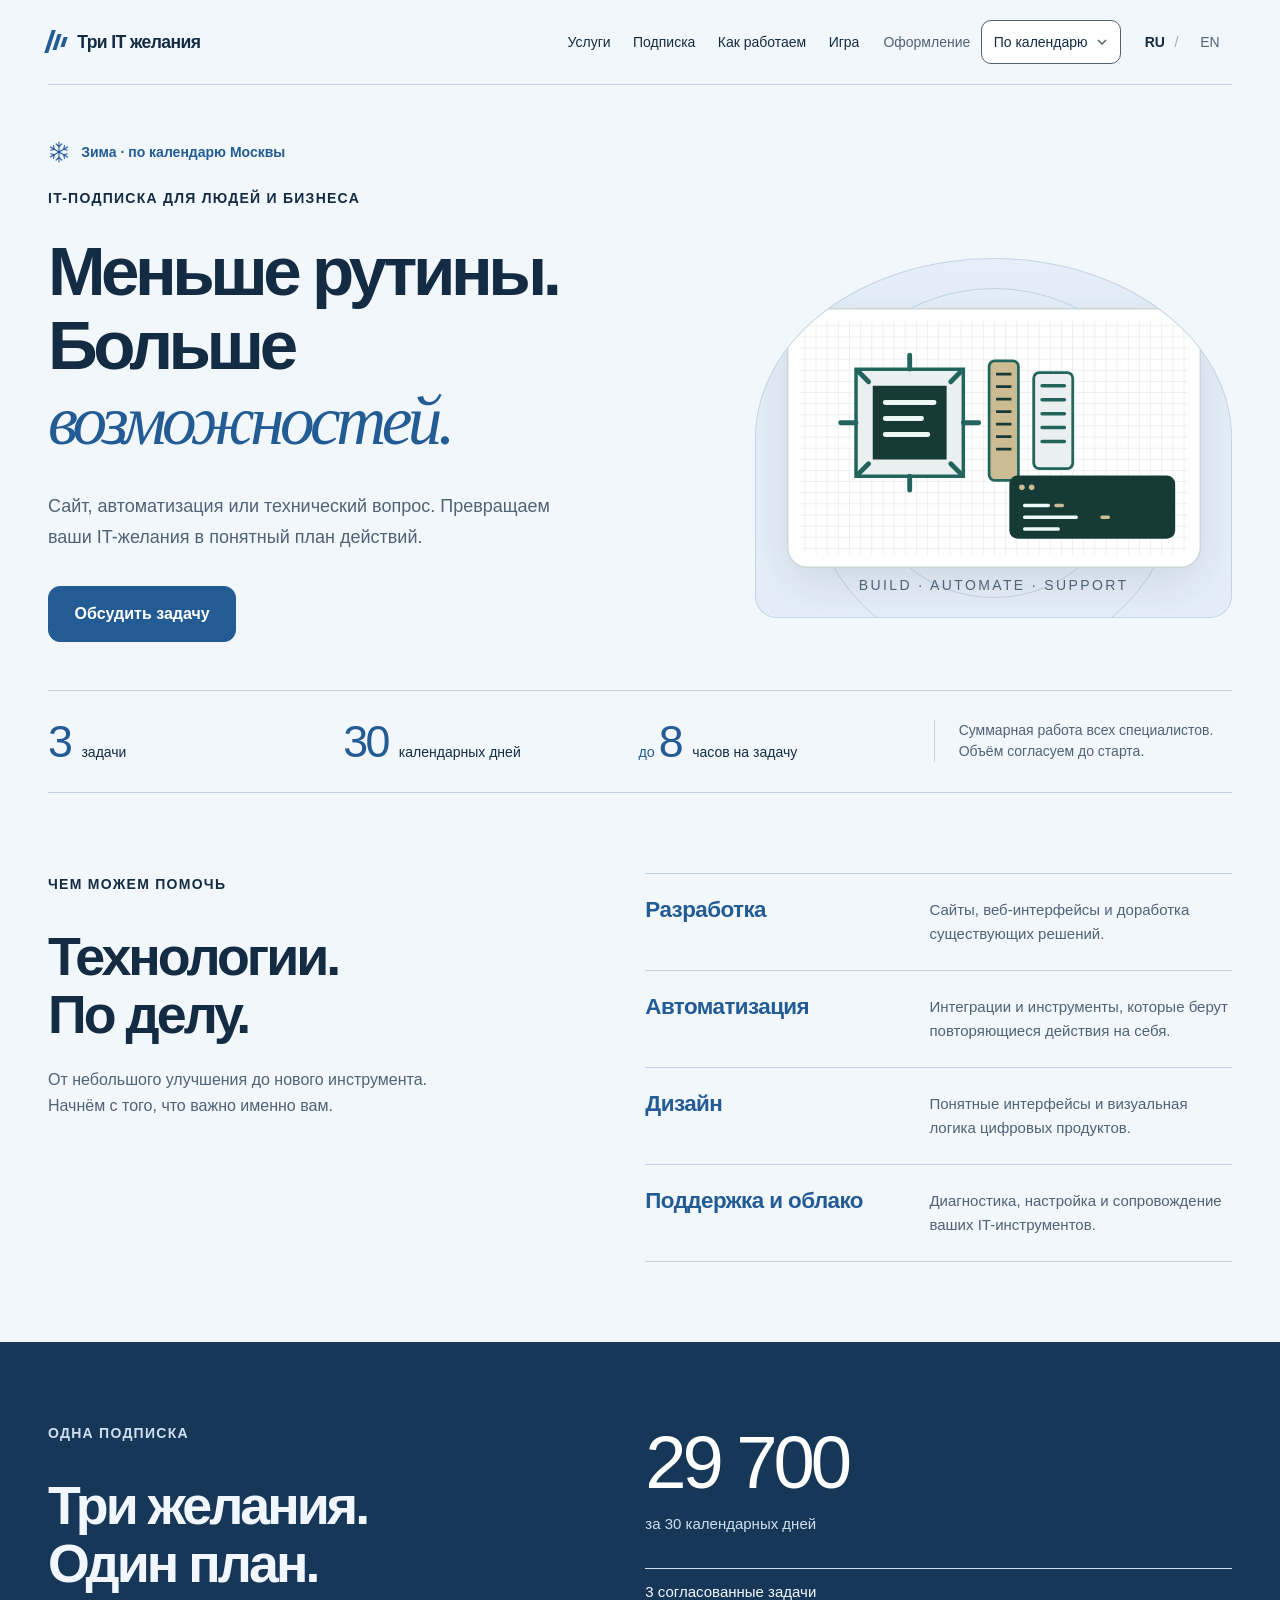
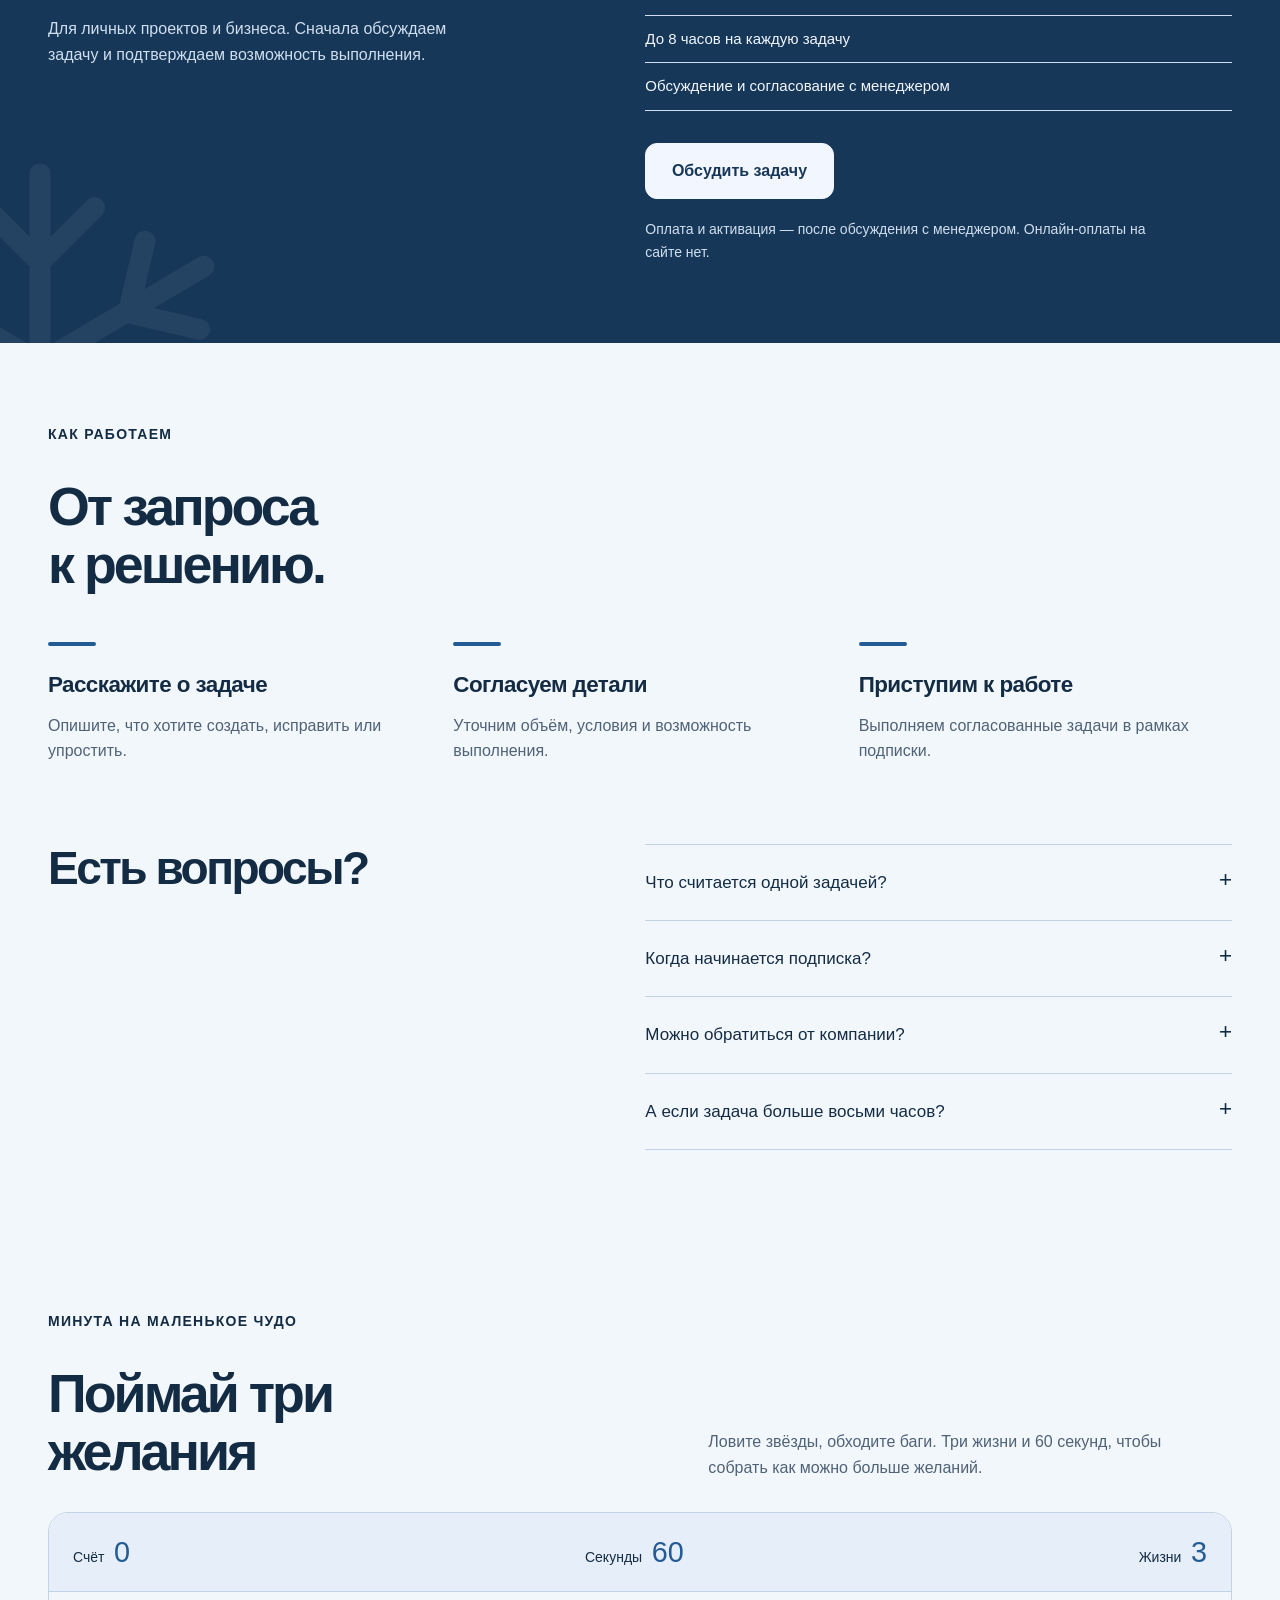
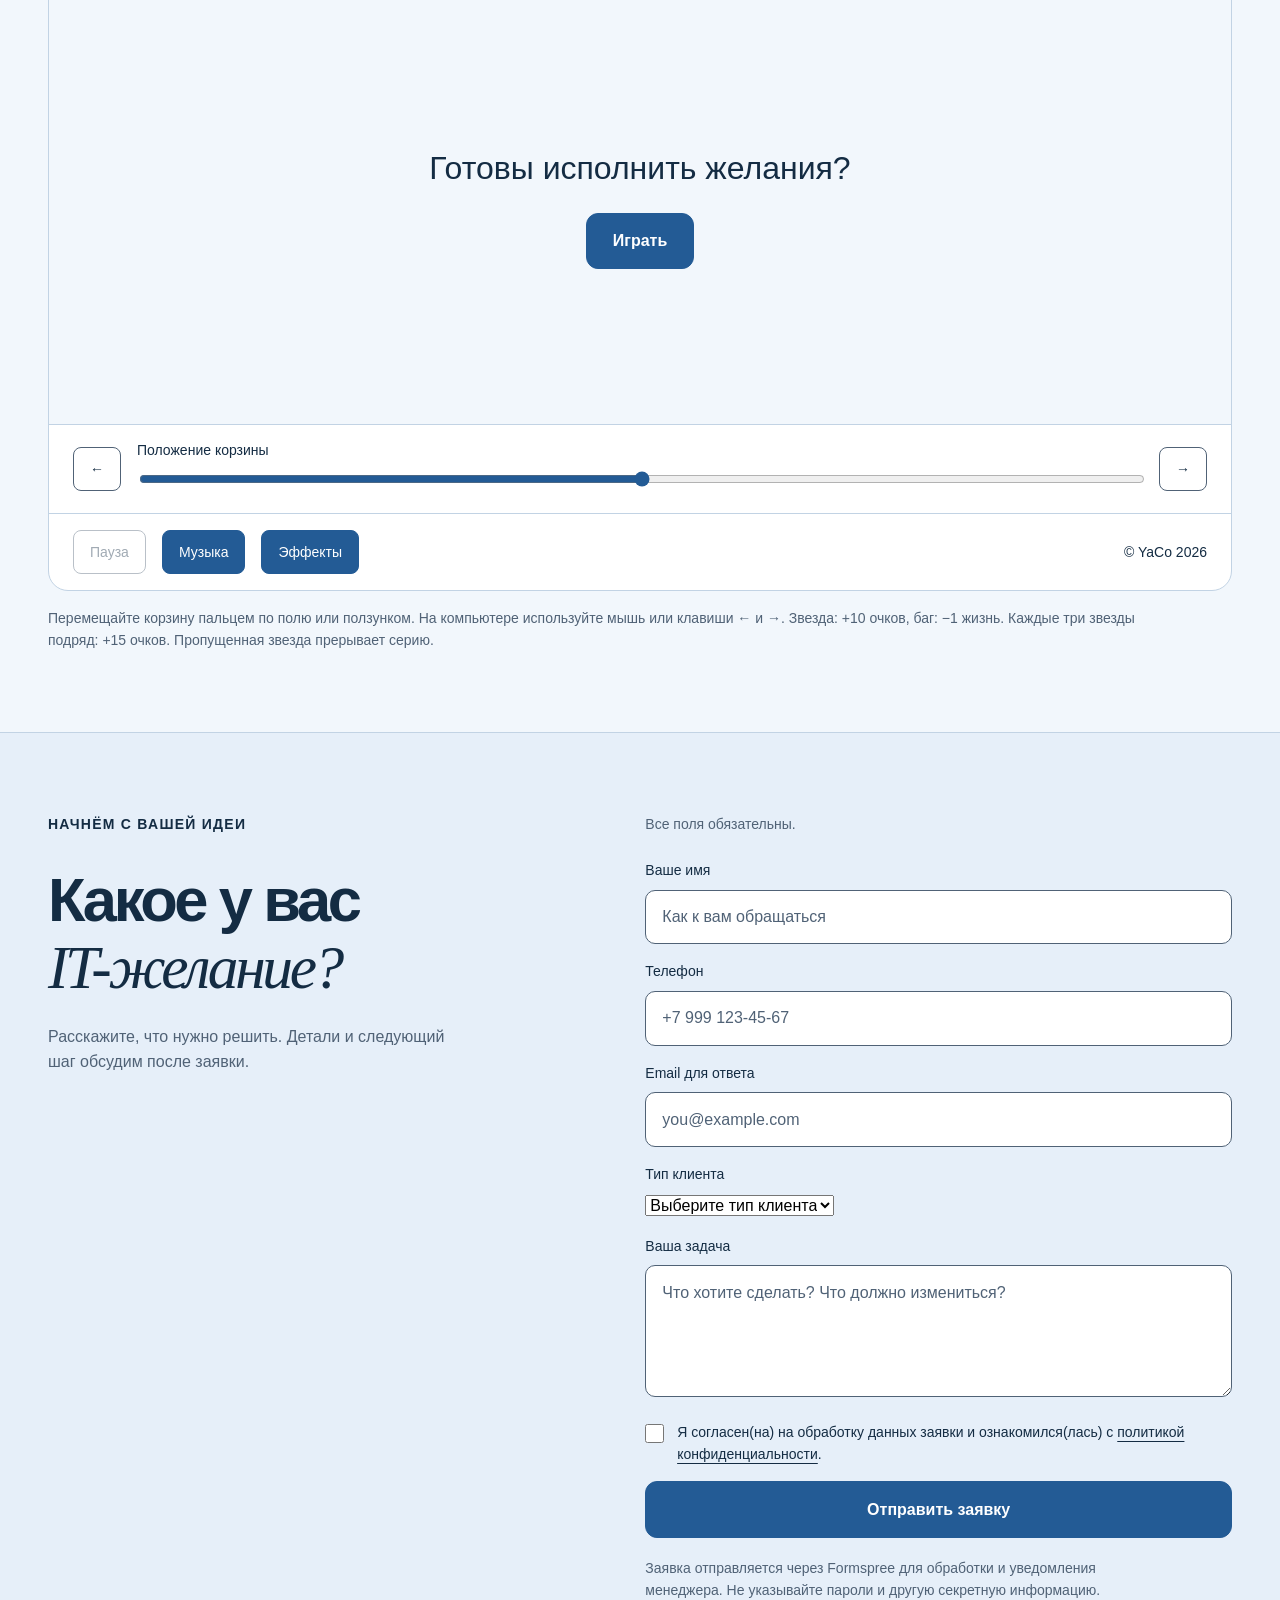
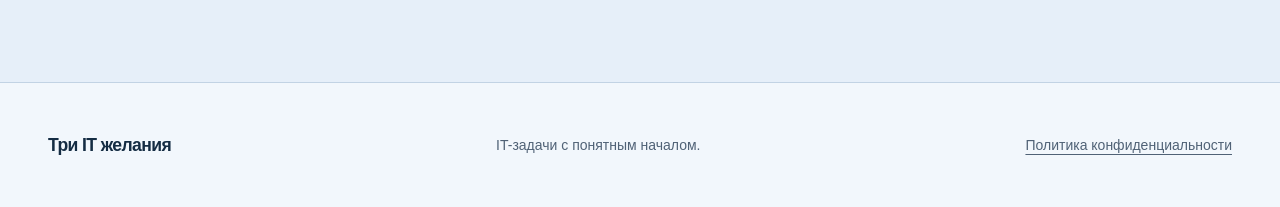
<file: index.html>
<!doctype html>
<html lang="ru">
<head>
<meta charset="utf-8">
<meta name="viewport" content="width=device-width,initial-scale=1">
<meta name="theme-color" content="#ffffff">
<title>Три IT желания — IT-подписка для ваших задач</title>
<meta name="description" content="Разработка, автоматизация и поддержка. Три IT-задачи за 30 календарных дней — 29 700.">
<link rel="icon" href="favicon.svg" type="image/svg+xml">
<script src="seasons.js"></script>
<link rel="stylesheet" href="styles.css">
<script defer src="app.js">
</script>
<link rel="stylesheet" href="game.css">
<script defer src="game.js"></script>
<link rel="stylesheet" href="seasons.css">
</head>
<body>
<a class="skip" href="#main">Перейти к содержимому</a>
<header class="header wrap">
<a class="brand" href="index.html" aria-label="Три IT желания">
<span class="brand-mark" aria-hidden="true">
<i>
</i>
<i>
</i>
<i>
</i>
</span>Три IT желания</a>
<nav aria-label="Навигация">
<a href="#services">Услуги</a>
<a href="#subscription">Подписка</a>
<a href="#process">Как работаем</a>
<a href="#game">Игра</a>
</nav>
<div class="season-picker" data-season-picker hidden><label for="season-select">Оформление</label><select id="season-select" data-season-select><option value="auto">По календарю</option><option value="winter">Зима</option><option value="spring">Весна</option><option value="summer">Лето</option><option value="autumn">Осень</option></select></div>
<div class="language" aria-label="Язык">
<span aria-current="true">RU</span>
<span aria-hidden="true">/</span>
<a class="language-link" href="en/index.html" lang="en" hreflang="en">EN</a>
</div>
</header>
<main id="main">
<section class="hero wrap">
<p class="season-caption" data-season-caption></p>
<p class="eyebrow">IT-ПОДПИСКА ДЛЯ ЛЮДЕЙ И БИЗНЕСА</p>
<div class="hero-grid">
<div>
<h1>Меньше рутины.<br>Больше <em>возможностей.</em>
</h1>
<p class="lead">Сайт, автоматизация или технический вопрос. Превращаем ваши IT-желания в понятный план действий.</p>
<a class="button" href="#request">Обсудить задачу</a>
</div>
<div class="wish-art" aria-hidden="true">
<img class="tech-art-image" src="tech-art.svg" alt="">
<span class="art-caption">BUILD · AUTOMATE · SUPPORT</span>
</div>
</div>
<div class="facts">
<div>
<strong>3</strong>
<span>задачи</span>
</div>
<div>
<strong>30</strong>
<span>календарных дней</span>
</div>
<div>
<strong>
<small>до </small>8</strong>
<span>часов на задачу</span>
</div>
<p>Суммарная работа всех специалистов. Объём согласуем до старта.</p>
</div>
</section>
<section class="section wrap" id="services">
<div class="section-grid">
<div>
<p class="eyebrow">ЧЕМ МОЖЕМ ПОМОЧЬ</p>
<h2>Технологии.<br>По делу.</h2>
<p class="intro">От небольшого улучшения до нового инструмента. Начнём с того, что важно именно вам.</p>
</div>
<div class="service-list">
<article>
<h3>Разработка</h3>
<p>Сайты, веб-интерфейсы и доработка существующих решений.</p>
</article>
<article>
<h3>Автоматизация</h3>
<p>Интеграции и инструменты, которые берут повторяющиеся действия на себя.</p>
</article>
<article>
<h3>Дизайн</h3>
<p>Понятные интерфейсы и визуальная логика цифровых продуктов.</p>
</article>
<article>
<h3>Поддержка и облако</h3>
<p>Диагностика, настройка и сопровождение ваших IT-инструментов.</p>
</article>
</div>
</div>
</section>
<section class="subscription" id="subscription">
<div class="wrap price-grid">
<div>
<p class="eyebrow">ОДНА ПОДПИСКА</p>
<h2>Три желания.<br>Один план.</h2>
<p class="intro">Для личных проектов и бизнеса. Сначала обсуждаем задачу и подтверждаем возможность выполнения.</p>
</div>
<div class="price-details">
<p class="price">29 700
</p>
<p class="period">за 30 календарных дней</p>
<ul>
<li>3 согласованные задачи</li>
<li>До 8 часов на каждую задачу</li>
<li>Обсуждение и согласование с менеджером</li>
</ul>
<a class="button light" href="#request">Обсудить задачу</a>
<p class="fineprint">Оплата и активация — после обсуждения с менеджером. Онлайн-оплаты на сайте нет.</p>
</div>
</div>
</section>
<section class="section wrap" id="process">
<p class="eyebrow">КАК РАБОТАЕМ</p>
<h2>От запроса<br>к решению.</h2>
<div class="steps">
<article>
<span class="step-line" aria-hidden="true"></span>
<h3>Расскажите о задаче</h3>
<p>Опишите, что хотите создать, исправить или упростить.</p>
</article>
<article>
<span class="step-line" aria-hidden="true"></span>
<h3>Согласуем детали</h3>
<p>Уточним объём, условия и возможность выполнения.</p>
</article>
<article>
<span class="step-line" aria-hidden="true"></span>
<h3>Приступим к работе</h3>
<p>Выполняем согласованные задачи в рамках подписки.</p>
</article>
</div>
</section>
<section class="faq section wrap">
<div class="section-grid">
<h2>Есть вопросы?</h2>
<div>
<details>
<summary>Что считается одной задачей?</summary>
<p>Задача — согласованный объём работ с оценочной трудоёмкостью до 8 часов суммарно по всем специалистам. Состав и возможность выполнения обсуждаем до начала работ.</p>
</details>
<details>
<summary>Когда начинается подписка?</summary>
<p>С момента активации, согласованной с менеджером. Подписка действует 30 календарных дней и заканчивается в то же время суток через 30 дней.</p>
</details>
<details>
<summary>Можно обратиться от компании?</summary>
<p>Да. Мы рассматриваем запросы как частных клиентов, так и бизнеса.</p>
</details>
<details>
<summary>А если задача больше восьми часов?</summary>
<p>Опишите её в форме. До начала работ обсудим объём и возможность выполнения в рамках подписки. Отправка заявки не активирует подписку.</p>
</details>
</div>
</div>
</section>
<section class="section wrap wish-game" id="game" aria-labelledby="game-title">
<div class="game-heading"><div><p class="eyebrow">МИНУТА НА МАЛЕНЬКОЕ ЧУДО</p><h2 id="game-title">Поймай три желания</h2></div><p>Ловите звёзды, обходите баги. Три жизни и 60 секунд, чтобы собрать как можно больше желаний.</p></div>
<div class="game-shell">
<div class="game-stats"><span>Счёт <strong id="game-score">0</strong></span><span>Секунды <strong id="game-time">60</strong></span><span>Жизни <strong id="game-lives">3</strong></span></div>
<div class="game-field" id="game-field" role="group" aria-label="Игровое поле: собирайте звёзды и избегайте багов" tabindex="0" aria-describedby="game-help">
<div class="game-orbit" aria-hidden="true"></div><div class="game-orbit second" aria-hidden="true"></div>
<div id="game-items" aria-hidden="true"></div><div class="game-basket" id="game-basket" aria-hidden="true"><span>///</span></div>
<div class="game-overlay" id="game-overlay"><p id="game-message" role="status" aria-live="polite">Готовы исполнить желания?</p><button type="button" class="button" id="game-start">Играть</button></div>
</div>
<div class="game-movement"><button type="button" id="game-left" aria-label="Влево">←</button><label class="game-slider-label" for="game-position">Положение корзины<input id="game-position" type="range" min="0" max="100" value="50"></label><button type="button" id="game-right" aria-label="Вправо">→</button></div>
<div class="game-tools"><button type="button" id="game-pause" disabled>Пауза</button><button type="button" id="game-music" aria-pressed="true">Музыка</button><button type="button" id="game-effects" aria-pressed="true">Эффекты</button><span>© YaCo 2026</span></div>
</div>
<p id="game-help" class="game-help">Перемещайте корзину пальцем по полю или ползунком. На компьютере используйте мышь или клавиши ← и →. Звезда: +10 очков, баг: −1 жизнь. Каждые три звезды подряд: +15 очков. Пропущенная звезда прерывает серию.</p>
<noscript><p>Для игры включите JavaScript.</p></noscript>
</section>
<section class="request section" id="request">
<div class="wrap section-grid">
<div>
<p class="eyebrow">НАЧНЁМ С ВАШЕЙ ИДЕИ</p>
<h2>Какое у вас<br>
<em>IT-желание?</em>
</h2>
<p class="intro">Расскажите, что нужно решить. Детали и следующий шаг обсудим после заявки.</p>
</div>
<form id="application-form" action="https://formspree.io/f/myeedlnv" method="POST" novalidate>
<p class="form-note">Все поля обязательны.</p>
<div class="form-row">
<label for="name">Ваше имя</label>
<input id="name" name="name" autocomplete="name" required minlength="2" maxlength="120" placeholder="Как к вам обращаться" aria-describedby="name-error">
<span class="field-error" id="name-error"></span>
</div>
<div class="form-row">
<label for="phone">Телефон</label>
<input id="phone" name="phone" type="tel" autocomplete="tel" required maxlength="25" placeholder="+7 999 123-45-67" aria-describedby="phone-error">
<span class="field-error" id="phone-error"></span>
</div>
<div class="form-row email-row">
<label for="email">Email для ответа</label>
<input id="email" name="email" type="email" autocomplete="email" required maxlength="254" placeholder="you@example.com" aria-describedby="email-error">
<span class="field-error" id="email-error"></span>
</div>
<div class="form-row">
<label for="clientType">Тип клиента</label>
<select id="clientType" name="clientType" required aria-describedby="clientType-error"><option value="">Выберите тип клиента</option><option value="private">Частное лицо</option><option value="business">Бизнес</option></select>
<span class="field-error" id="clientType-error"></span>
</div>
<div class="form-row">
<label for="task">Ваша задача</label>
<textarea id="task" name="task" required minlength="10" maxlength="5000" rows="4" placeholder="Что хотите сделать? Что должно измениться?" aria-describedby="task-error"></textarea>
<span class="field-error" id="task-error"></span>
</div>
<label class="consent">
<input type="checkbox" name="consent" required aria-describedby="consent-error">
<span>Я согласен(на) на обработку данных заявки и ознакомился(лась) с <a href="privacy.html">политикой конфиденциальности</a>.</span>
</label>
<span id="consent-error" class="field-error"></span>
<div class="honeypot" aria-hidden="true">
<label>Website<input name="website" tabindex="-1" autocomplete="off">
</label>
</div>
<p id="form-status" role="status" aria-live="polite" tabindex="-1"></p>
<button class="button" type="submit">Отправить заявку</button>
<p class="fineprint">Заявка отправляется через Formspree для обработки и уведомления менеджера. Не указывайте пароли и другую секретную информацию.</p>
<noscript>
<p>Для отправки формы включите JavaScript.</p>
</noscript>
</form>
</div>
</section>
</main>
<footer class="wrap footer">
<a class="brand" href="index.html">Три IT желания</a>
<span>IT-задачи с понятным началом.</span>
<a href="privacy.html">Политика конфиденциальности</a>
</footer>
</body>
</html>
</file>
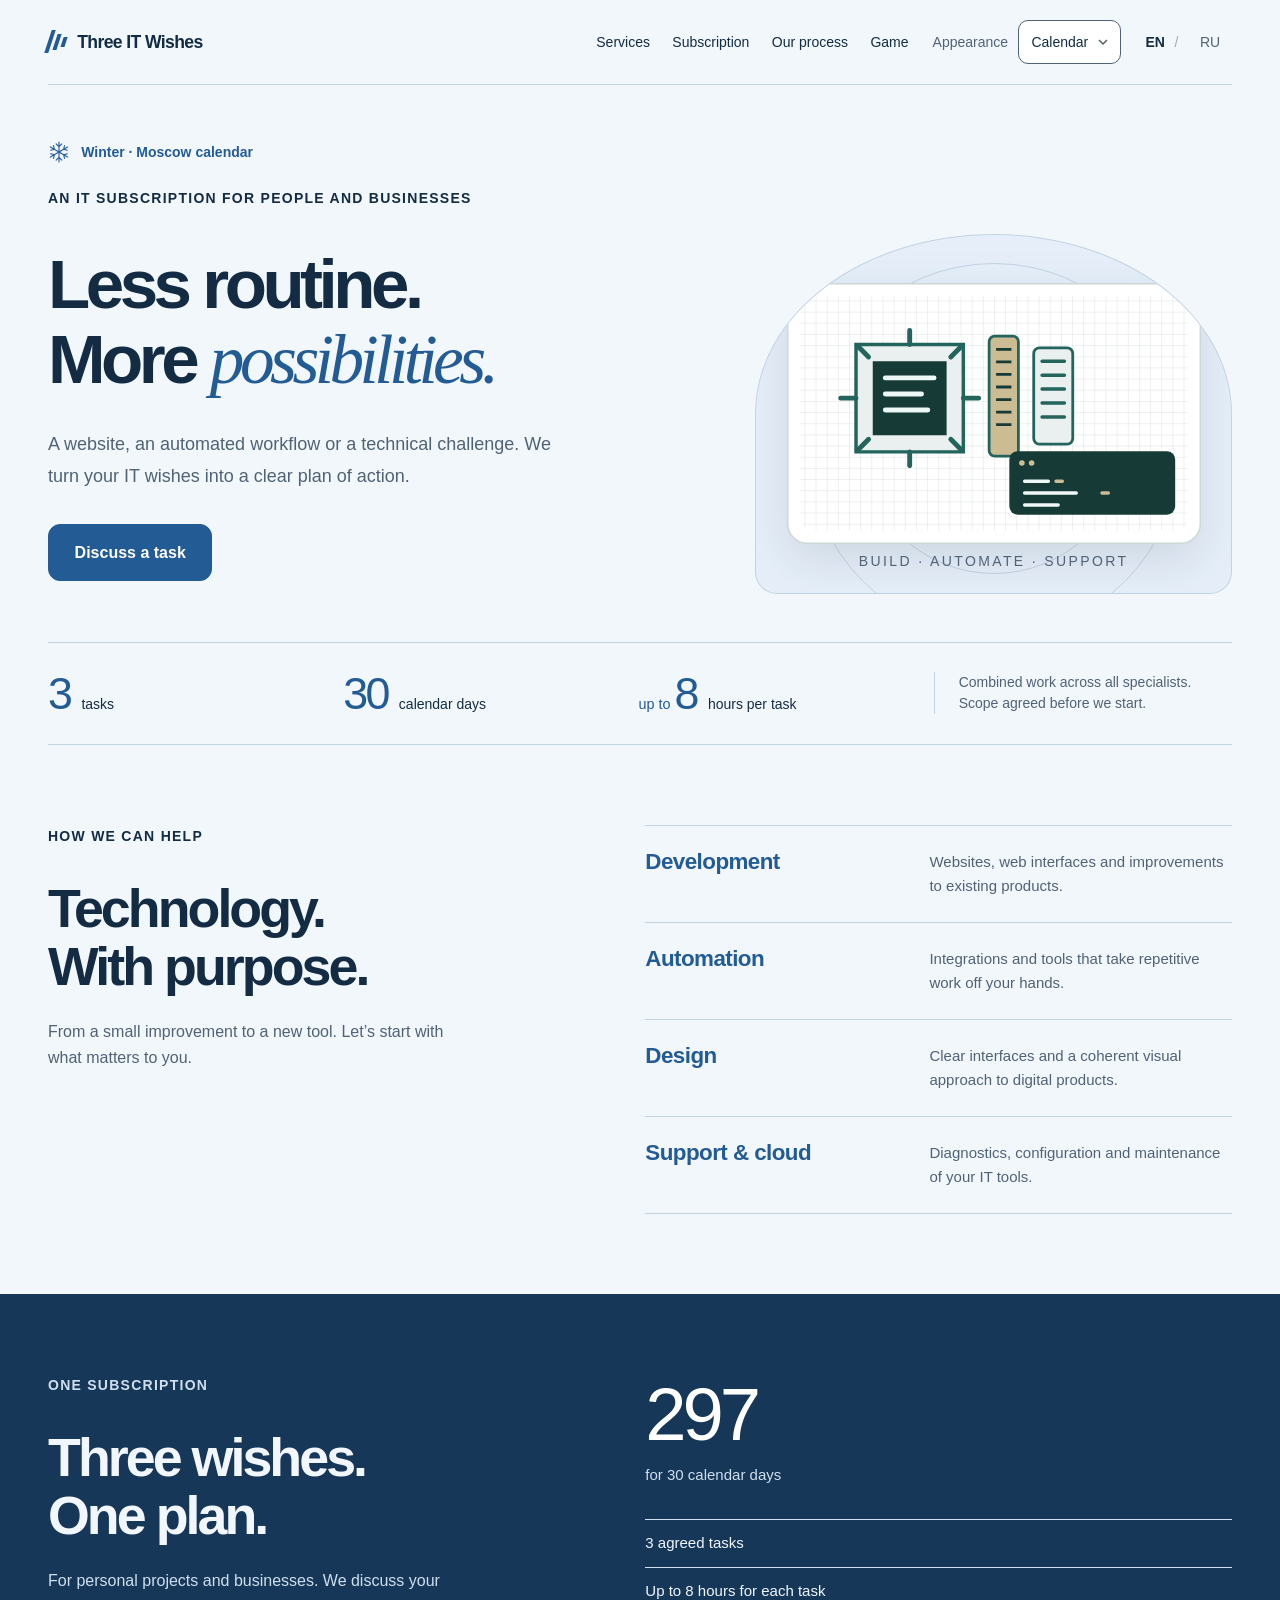
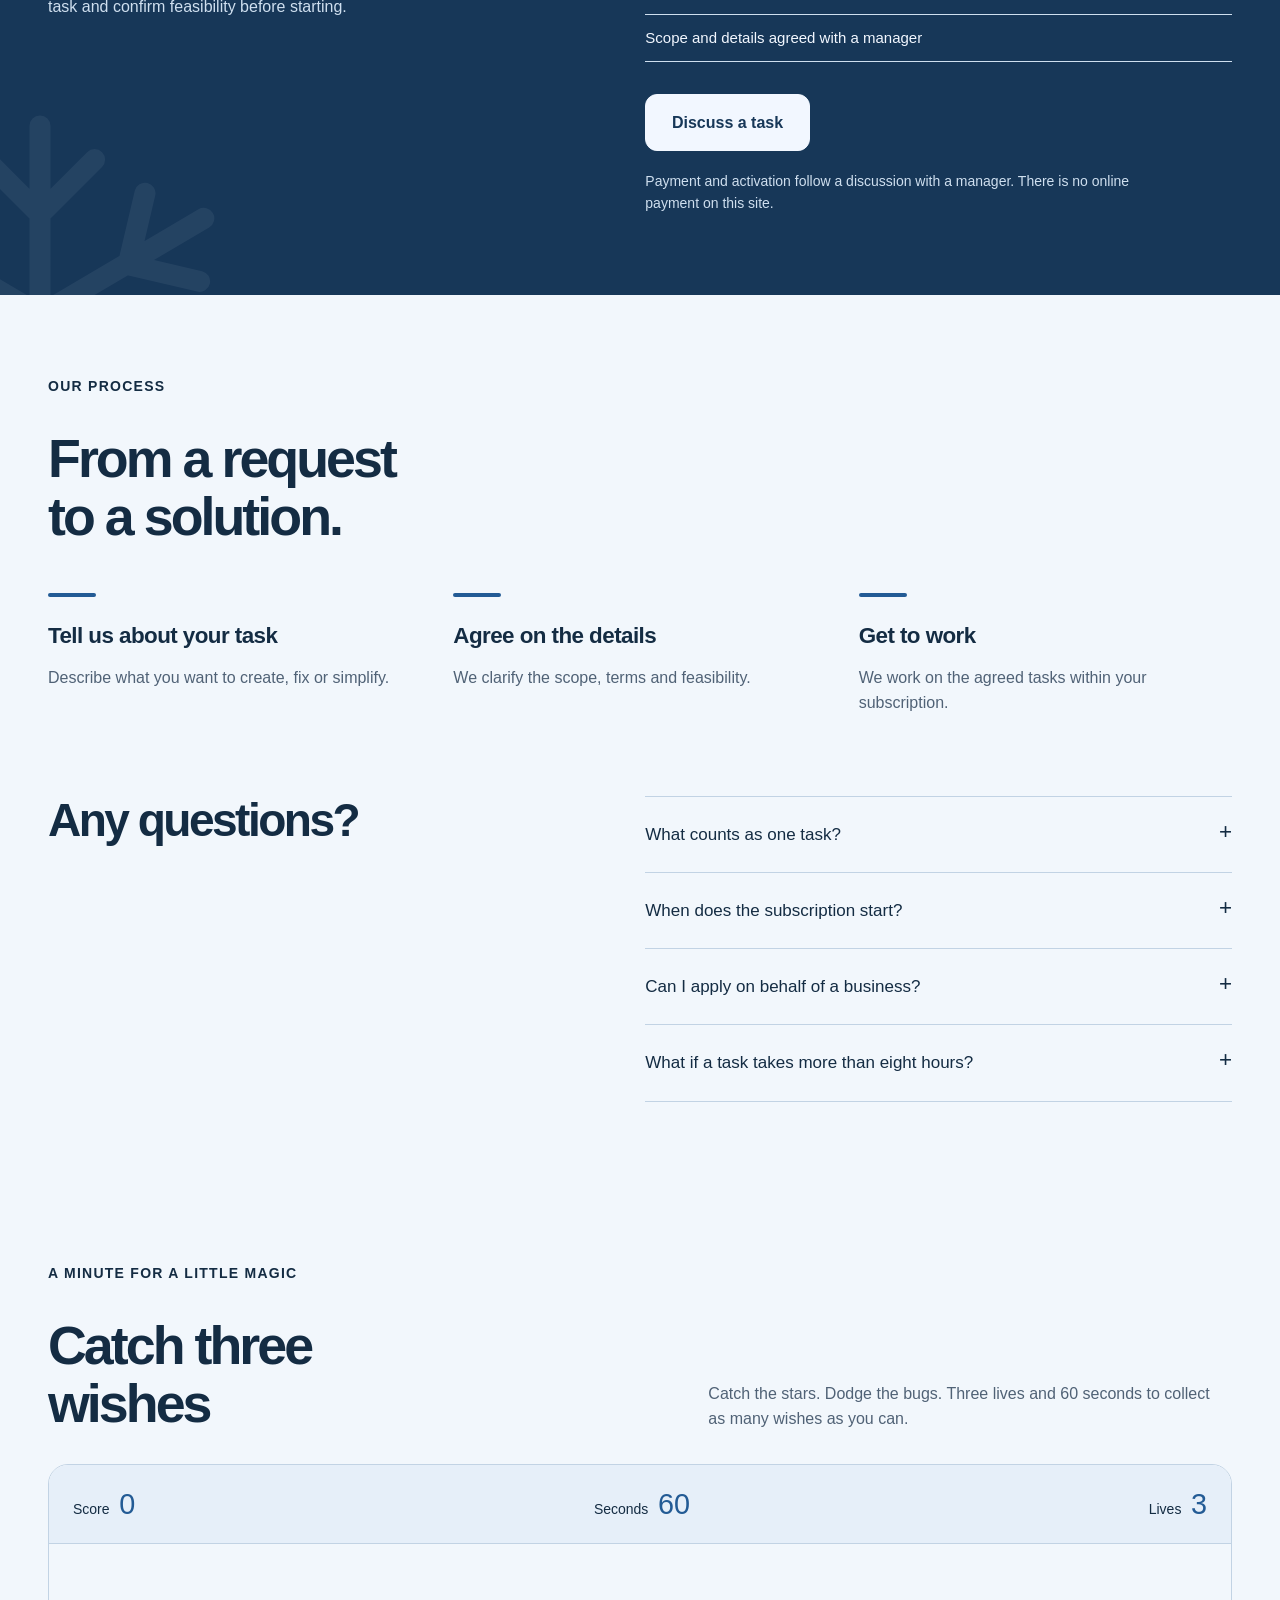
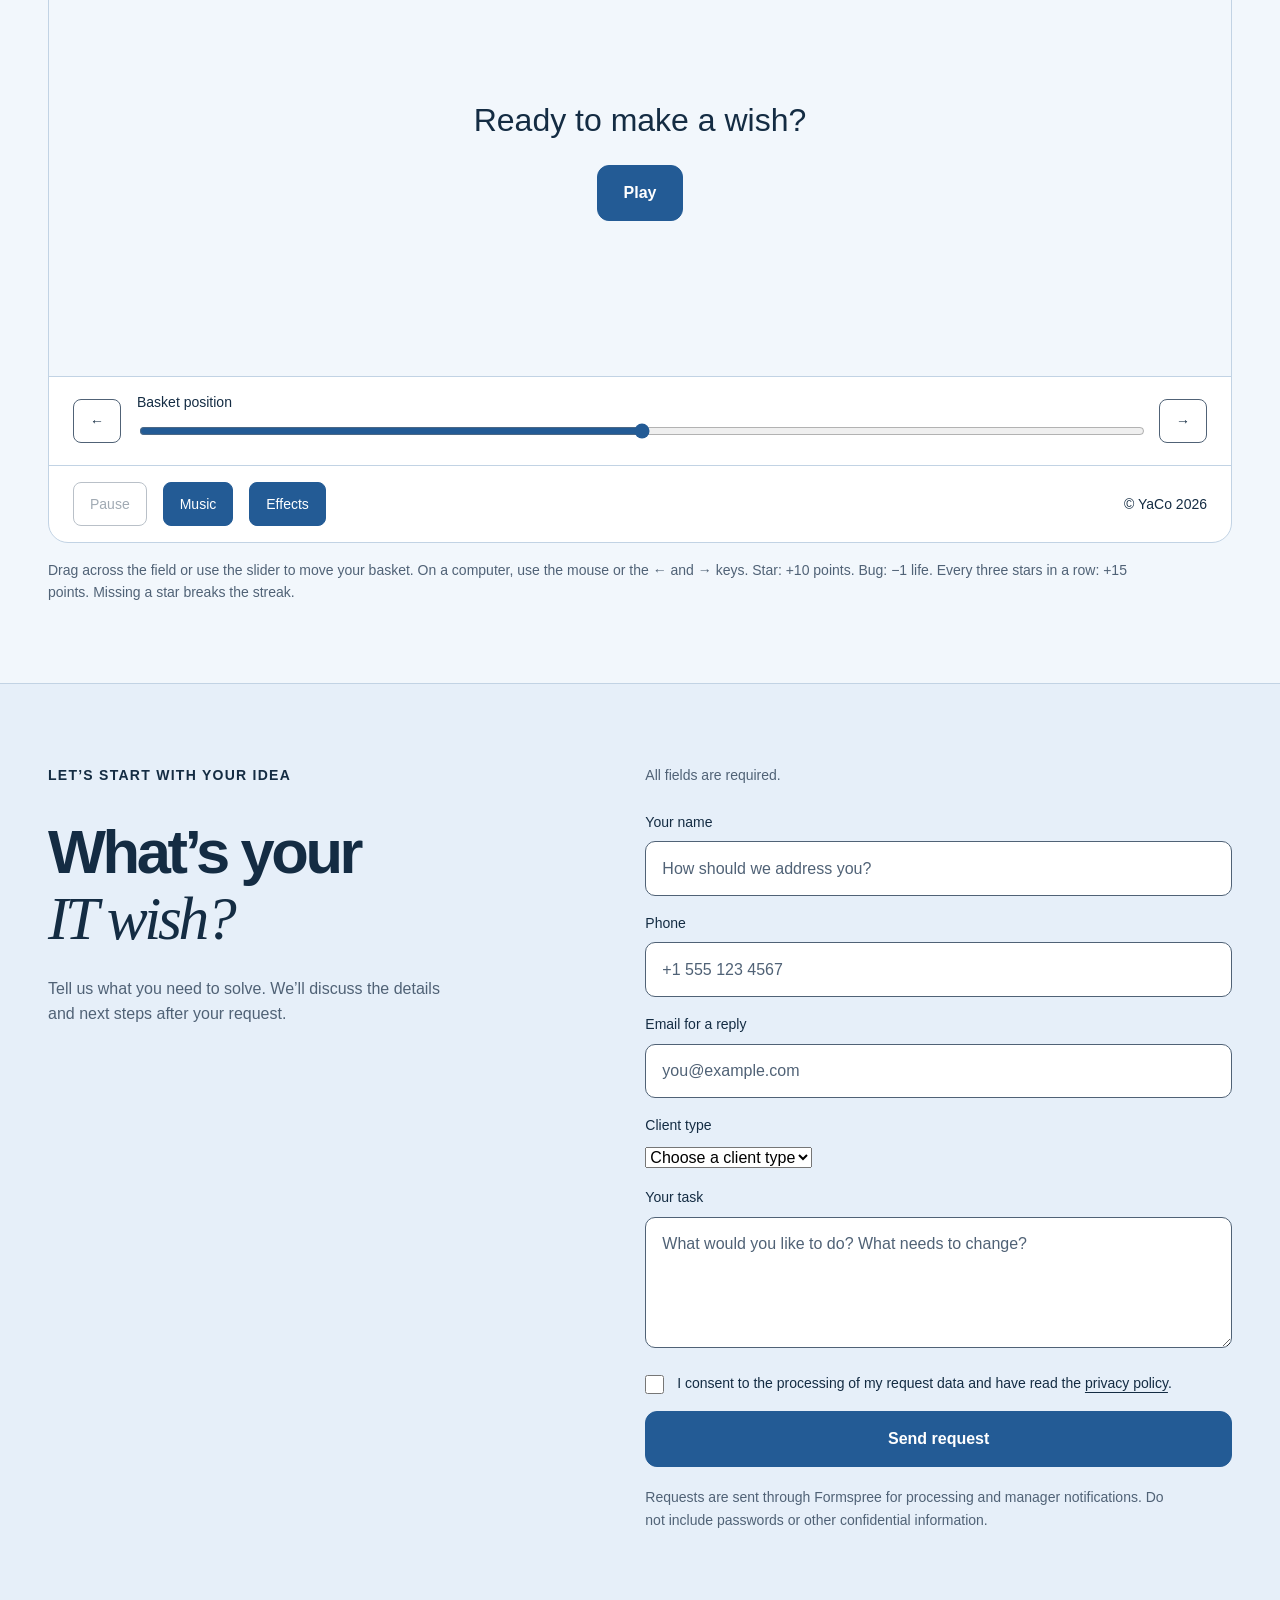
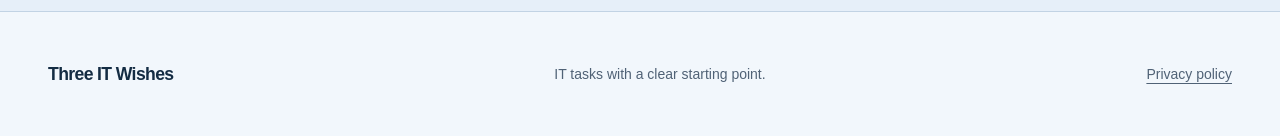
<file: en/index.html>
<!doctype html>
<html lang="en">
<head>
<meta charset="utf-8">
<meta name="viewport" content="width=device-width,initial-scale=1">
<meta name="theme-color" content="#ffffff">
<title>Three IT Wishes — an IT subscription for your projects</title>
<meta name="description" content="Development, automation and support. Three IT tasks over 30 calendar days — 297.">
<link rel="icon" href="../favicon.svg" type="image/svg+xml">
<script src="../seasons.js"></script>
<link rel="stylesheet" href="../styles.css">
<script defer src="../app.js">
</script>
<link rel="stylesheet" href="../game.css">
<script defer src="../game.js"></script>
<link rel="stylesheet" href="../seasons.css">
</head>
<body>
<a class="skip" href="#main">Skip to content</a>
<header class="header wrap">
<a class="brand" href="index.html" aria-label="Three IT Wishes">
<span class="brand-mark" aria-hidden="true">
<i>
</i>
<i>
</i>
<i>
</i>
</span>Three IT Wishes</a>
<nav aria-label="Main navigation">
<a href="#services">Services</a>
<a href="#subscription">Subscription</a>
<a href="#process">Our process</a>
<a href="#game">Game</a>
</nav>
<div class="season-picker" data-season-picker hidden><label for="season-select">Appearance</label><select id="season-select" data-season-select><option value="auto">Calendar</option><option value="winter">Winter</option><option value="spring">Spring</option><option value="summer">Summer</option><option value="autumn">Autumn</option></select></div>
<div class="language" aria-label="Language">
<span aria-current="true">EN</span>
<span aria-hidden="true">/</span>
<a class="language-link" href="../index.html" lang="ru" hreflang="ru">RU</a>
</div>
</header>
<main id="main">
<section class="hero wrap">
<p class="season-caption" data-season-caption></p>
<p class="eyebrow">AN IT SUBSCRIPTION FOR PEOPLE AND BUSINESSES</p>
<div class="hero-grid">
<div>
<h1>Less routine.<br>More <em>possibilities.</em>
</h1>
<p class="lead">A website, an automated workflow or a technical challenge. We turn your IT wishes into a clear plan of action.</p>
<a class="button" href="#request">Discuss a task</a>
</div>
<div class="wish-art" aria-hidden="true">
<img class="tech-art-image" src="../tech-art.svg" alt="">
<span class="art-caption">BUILD · AUTOMATE · SUPPORT</span>
</div>
</div>
<div class="facts">
<div>
<strong>3</strong>
<span>tasks</span>
</div>
<div>
<strong>30</strong>
<span>calendar days</span>
</div>
<div>
<strong>
<small>up to </small>8</strong>
<span>hours per task</span>
</div>
<p>Combined work across all specialists. Scope agreed before we start.</p>
</div>
</section>
<section class="section wrap" id="services">
<div class="section-grid">
<div>
<p class="eyebrow">HOW WE CAN HELP</p>
<h2>Technology.<br>With purpose.</h2>
<p class="intro">From a small improvement to a new tool. Let’s start with what matters to you.</p>
</div>
<div class="service-list">
<article>
<h3>Development</h3>
<p>Websites, web interfaces and improvements to existing products.</p>
</article>
<article>
<h3>Automation</h3>
<p>Integrations and tools that take repetitive work off your hands.</p>
</article>
<article>
<h3>Design</h3>
<p>Clear interfaces and a coherent visual approach to digital products.</p>
</article>
<article>
<h3>Support & cloud</h3>
<p>Diagnostics, configuration and maintenance of your IT tools.</p>
</article>
</div>
</div>
</section>
<section class="subscription" id="subscription">
<div class="wrap price-grid">
<div>
<p class="eyebrow">ONE SUBSCRIPTION</p>
<h2>Three wishes.<br>One plan.</h2>
<p class="intro">For personal projects and businesses. We discuss your task and confirm feasibility before starting.</p>
</div>
<div class="price-details">
<p class="price">297
</p>
<p class="period">for 30 calendar days</p>
<ul>
<li>3 agreed tasks</li>
<li>Up to 8 hours for each task</li>
<li>Scope and details agreed with a manager</li>
</ul>
<a class="button light" href="#request">Discuss a task</a>
<p class="fineprint">Payment and activation follow a discussion with a manager. There is no online payment on this site.</p>
</div>
</div>
</section>
<section class="section wrap" id="process">
<p class="eyebrow">OUR PROCESS</p>
<h2>From a request<br>to a solution.</h2>
<div class="steps">
<article>
<span class="step-line" aria-hidden="true"></span>
<h3>Tell us about your task</h3>
<p>Describe what you want to create, fix or simplify.</p>
</article>
<article>
<span class="step-line" aria-hidden="true"></span>
<h3>Agree on the details</h3>
<p>We clarify the scope, terms and feasibility.</p>
</article>
<article>
<span class="step-line" aria-hidden="true"></span>
<h3>Get to work</h3>
<p>We work on the agreed tasks within your subscription.</p>
</article>
</div>
</section>
<section class="faq section wrap">
<div class="section-grid">
<h2>Any questions?</h2>
<div>
<details>
<summary>What counts as one task?</summary>
<p>A task is an agreed scope of work estimated at up to 8 hours combined across all specialists. We discuss scope and feasibility before starting.</p>
</details>
<details>
<summary>When does the subscription start?</summary>
<p>It starts upon activation agreed with your manager. It lasts 30 calendar days and ends at the same time of day 30 days later.</p>
</details>
<details>
<summary>Can I apply on behalf of a business?</summary>
<p>Yes. We consider requests from both individuals and businesses.</p>
</details>
<details>
<summary>What if a task takes more than eight hours?</summary>
<p>Describe it in the form. Before starting, we discuss the scope and whether it fits the subscription. Submitting a request does not activate a subscription.</p>
</details>
</div>
</div>
</section>
<section class="section wrap wish-game" id="game" aria-labelledby="game-title">
<div class="game-heading"><div><p class="eyebrow">A MINUTE FOR A LITTLE MAGIC</p><h2 id="game-title">Catch three wishes</h2></div><p>Catch the stars. Dodge the bugs. Three lives and 60 seconds to collect as many wishes as you can.</p></div>
<div class="game-shell">
<div class="game-stats"><span>Score <strong id="game-score">0</strong></span><span>Seconds <strong id="game-time">60</strong></span><span>Lives <strong id="game-lives">3</strong></span></div>
<div class="game-field" id="game-field" role="group" aria-label="Game field: catch stars and avoid bugs" tabindex="0" aria-describedby="game-help">
<div class="game-orbit" aria-hidden="true"></div><div class="game-orbit second" aria-hidden="true"></div>
<div id="game-items" aria-hidden="true"></div><div class="game-basket" id="game-basket" aria-hidden="true"><span>///</span></div>
<div class="game-overlay" id="game-overlay"><p id="game-message" role="status" aria-live="polite">Ready to make a wish?</p><button type="button" class="button" id="game-start">Play</button></div>
</div>
<div class="game-movement"><button type="button" id="game-left" aria-label="Move left">←</button><label class="game-slider-label" for="game-position">Basket position<input id="game-position" type="range" min="0" max="100" value="50"></label><button type="button" id="game-right" aria-label="Move right">→</button></div>
<div class="game-tools"><button type="button" id="game-pause" disabled>Pause</button><button type="button" id="game-music" aria-pressed="true">Music</button><button type="button" id="game-effects" aria-pressed="true">Effects</button><span>© YaCo 2026</span></div>
</div>
<p id="game-help" class="game-help">Drag across the field or use the slider to move your basket. On a computer, use the mouse or the ← and → keys. Star: +10 points. Bug: −1 life. Every three stars in a row: +15 points. Missing a star breaks the streak.</p>
<noscript><p>Enable JavaScript to play.</p></noscript>
</section>
<section class="request section" id="request">
<div class="wrap section-grid">
<div>
<p class="eyebrow">LET’S START WITH YOUR IDEA</p>
<h2>What’s your<br>
<em>IT wish?</em>
</h2>
<p class="intro">Tell us what you need to solve. We’ll discuss the details and next steps after your request.</p>
</div>
<form id="application-form" action="https://formspree.io/f/myeedlnv" method="POST" novalidate>
<p class="form-note">All fields are required.</p>
<div class="form-row">
<label for="name">Your name</label>
<input id="name" name="name" autocomplete="name" required minlength="2" maxlength="120" placeholder="How should we address you?" aria-describedby="name-error">
<span class="field-error" id="name-error"></span>
</div>
<div class="form-row">
<label for="phone">Phone</label>
<input id="phone" name="phone" type="tel" autocomplete="tel" required maxlength="25" placeholder="+1 555 123 4567" aria-describedby="phone-error">
<span class="field-error" id="phone-error"></span>
</div>
<div class="form-row email-row">
<label for="email">Email for a reply</label>
<input id="email" name="email" type="email" autocomplete="email" required maxlength="254" placeholder="you@example.com" aria-describedby="email-error">
<span class="field-error" id="email-error"></span>
</div>
<div class="form-row">
<label for="clientType">Client type</label>
<select id="clientType" name="clientType" required aria-describedby="clientType-error"><option value="">Choose a client type</option><option value="private">Individual</option><option value="business">Business</option></select>
<span class="field-error" id="clientType-error"></span>
</div>
<div class="form-row">
<label for="task">Your task</label>
<textarea id="task" name="task" required minlength="10" maxlength="5000" rows="4" placeholder="What would you like to do? What needs to change?" aria-describedby="task-error"></textarea>
<span class="field-error" id="task-error"></span>
</div>
<label class="consent">
<input type="checkbox" name="consent" required aria-describedby="consent-error">
<span>I consent to the processing of my request data and have read the <a href="privacy.html">privacy policy</a>.</span>
</label>
<span id="consent-error" class="field-error"></span>
<div class="honeypot" aria-hidden="true">
<label>Website<input name="website" tabindex="-1" autocomplete="off">
</label>
</div>
<p id="form-status" role="status" aria-live="polite" tabindex="-1"></p>
<button class="button" type="submit">Send request</button>
<p class="fineprint">Requests are sent through Formspree for processing and manager notifications. Do not include passwords or other confidential information.</p>
<noscript>
<p>Enable JavaScript to send the form.</p>
</noscript>
</form>
</div>
</section>
</main>
<footer class="wrap footer">
<a class="brand" href="index.html">Three IT Wishes</a>
<span>IT tasks with a clear starting point.</span>
<a href="privacy.html">Privacy policy</a>
</footer>
</body>
</html>
</file>
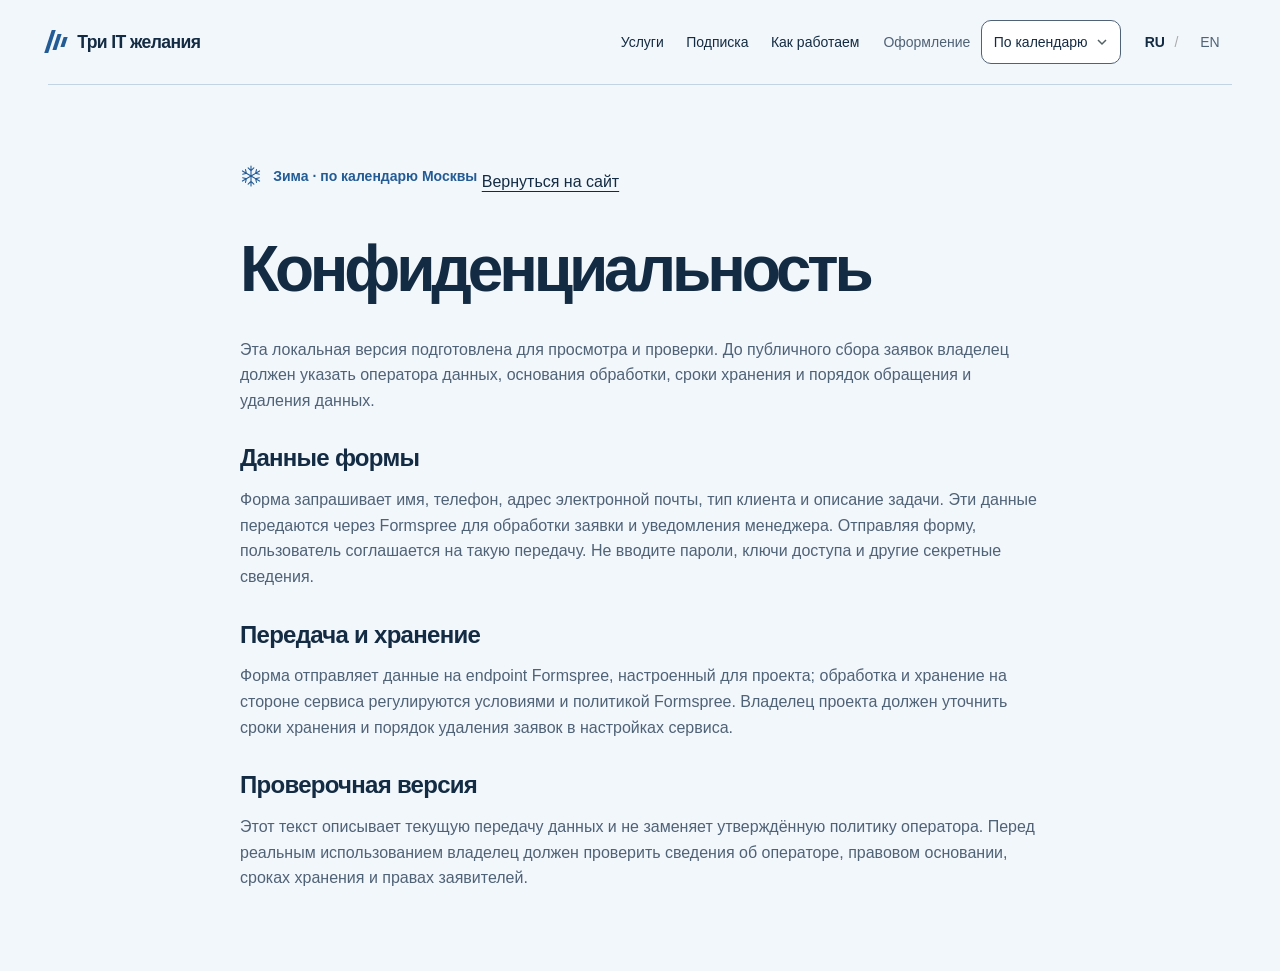
<file: privacy.html>
<!doctype html>
<html lang="ru">
<head>
<meta charset="utf-8">
<meta name="viewport" content="width=device-width,initial-scale=1">
<meta name="theme-color" content="#ffffff">
<title>Три IT желания — IT-подписка для ваших задач</title>
<meta name="description" content="Разработка, автоматизация и поддержка. Три IT-задачи за 30 календарных дней — 29 700.">
<link rel="icon" href="favicon.svg" type="image/svg+xml">
<script src="seasons.js"></script>
<link rel="stylesheet" href="styles.css">
<script defer src="app.js">
</script>
<link rel="stylesheet" href="seasons.css">
</head>
<body>
<header class="header wrap">
<a class="brand" href="index.html" aria-label="Три IT желания">
<span class="brand-mark" aria-hidden="true">
<i>
</i>
<i>
</i>
<i>
</i>
</span>Три IT желания</a>
<nav aria-label="Навигация">
<a href="index.html#services">Услуги</a>
<a href="index.html#subscription">Подписка</a>
<a href="index.html#process">Как работаем</a>
</nav>
<div class="season-picker" data-season-picker hidden><label for="season-select">Оформление</label><select id="season-select" data-season-select><option value="auto">По календарю</option><option value="winter">Зима</option><option value="spring">Весна</option><option value="summer">Лето</option><option value="autumn">Осень</option></select></div>
<div class="language" aria-label="Язык">
<span aria-current="true">RU</span>
<span aria-hidden="true">/</span>
<a class="language-link" href="en/privacy.html" lang="en" hreflang="en">EN</a>
</div>
</header>
<main class="wrap policy">
<p class="season-caption" data-season-caption></p>
<a href="index.html">Вернуться на сайт</a>
<h1>Конфиденциальность</h1>
<p>Эта локальная версия подготовлена для просмотра и проверки. До публичного сбора заявок владелец должен указать оператора данных, основания обработки, сроки хранения и порядок обращения и удаления данных.</p>
<h2>Данные формы</h2>
<p>Форма запрашивает имя, телефон, адрес электронной почты, тип клиента и описание задачи. Эти данные передаются через Formspree для обработки заявки и уведомления менеджера. Отправляя форму, пользователь соглашается на такую передачу. Не вводите пароли, ключи доступа и другие секретные сведения.</p>
<h2>Передача и хранение</h2>
<p>Форма отправляет данные на endpoint Formspree, настроенный для проекта; обработка и хранение на стороне сервиса регулируются условиями и политикой Formspree. Владелец проекта должен уточнить сроки хранения и порядок удаления заявок в настройках сервиса.</p>
<h2>Проверочная версия</h2>
<p>Этот текст описывает текущую передачу данных и не заменяет утверждённую политику оператора. Перед реальным использованием владелец должен проверить сведения об операторе, правовом основании, сроках хранения и правах заявителей.</p>
</main>
</body>
</html>
</file>
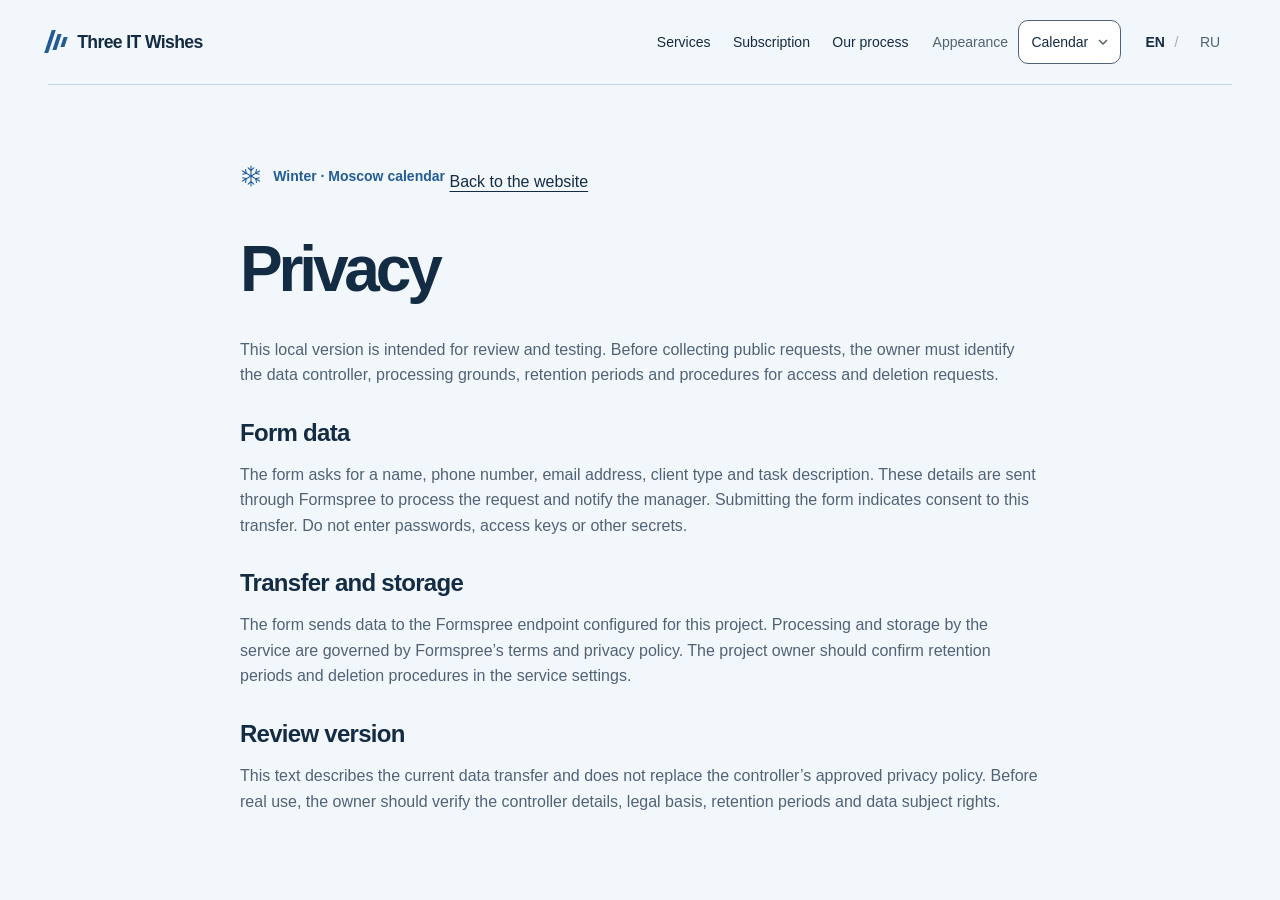
<file: en/privacy.html>
<!doctype html>
<html lang="en">
<head>
<meta charset="utf-8">
<meta name="viewport" content="width=device-width,initial-scale=1">
<meta name="theme-color" content="#ffffff">
<title>Three IT Wishes — an IT subscription for your projects</title>
<meta name="description" content="Development, automation and support. Three IT tasks over 30 calendar days — 297.">
<link rel="icon" href="../favicon.svg" type="image/svg+xml">
<script src="../seasons.js"></script>
<link rel="stylesheet" href="../styles.css">
<script defer src="../app.js">
</script>
<link rel="stylesheet" href="../seasons.css">
</head>
<body>
<header class="header wrap">
<a class="brand" href="index.html" aria-label="Three IT Wishes">
<span class="brand-mark" aria-hidden="true">
<i>
</i>
<i>
</i>
<i>
</i>
</span>Three IT Wishes</a>
<nav aria-label="Main navigation">
<a href="index.html#services">Services</a>
<a href="index.html#subscription">Subscription</a>
<a href="index.html#process">Our process</a>
</nav>
<div class="season-picker" data-season-picker hidden><label for="season-select">Appearance</label><select id="season-select" data-season-select><option value="auto">Calendar</option><option value="winter">Winter</option><option value="spring">Spring</option><option value="summer">Summer</option><option value="autumn">Autumn</option></select></div>
<div class="language" aria-label="Language">
<span aria-current="true">EN</span>
<span aria-hidden="true">/</span>
<a class="language-link" href="../privacy.html" lang="ru" hreflang="ru">RU</a>
</div>
</header>
<main class="wrap policy">
<p class="season-caption" data-season-caption></p>
<a href="index.html">Back to the website</a>
<h1>Privacy</h1>
<p>This local version is intended for review and testing. Before collecting public requests, the owner must identify the data controller, processing grounds, retention periods and procedures for access and deletion requests.</p>
<h2>Form data</h2>
<p>The form asks for a name, phone number, email address, client type and task description. These details are sent through Formspree to process the request and notify the manager. Submitting the form indicates consent to this transfer. Do not enter passwords, access keys or other secrets.</p>
<h2>Transfer and storage</h2>
<p>The form sends data to the Formspree endpoint configured for this project. Processing and storage by the service are governed by Formspree’s terms and privacy policy. The project owner should confirm retention periods and deletion procedures in the service settings.</p>
<h2>Review version</h2>
<p>This text describes the current data transfer and does not replace the controller’s approved privacy policy. Before real use, the owner should verify the controller details, legal basis, retention periods and data subject rights.</p>
</main>
</body>
</html>
</file>
<file: styles.css>
:root {
  color-scheme:light;
  --ink:#141414;
  --muted:#616161;
  --line:#d6d6d6;
  --paper:#fff;
  --soft:#f5f5f5;
  font-family:Arial,Helvetica,sans-serif;
  color:var(--ink);
  background:var(--paper)
}
* {
  box-sizing:border-box
}
html {
  scroll-behavior:smooth;
  scroll-padding-top:2rem
}
body {
  margin:0;
  font-size:1rem;
  line-height:1.6
}
a {
  color:inherit;
  text-underline-offset:.25em
}
button,input,textarea {
  font:inherit
}
button,a,input,textarea,summary {
  -webkit-tap-highlight-color:transparent
}
:focus-visible {
  outline:2px solid currentColor;
  outline-offset:5px
}
button,a,summary {
  touch-action:manipulation
}
h1,h2,h3,p {
  margin:0
}
h1,h2,h3 {
  line-height:1.08;
  font-weight:500;
  letter-spacing:-.055em
}
h1 {
  font-size:clamp(3rem,6.1vw,6rem);
  max-width:14ch
}
h2 {
  font-size:clamp(2.5rem,4.2vw,4.3rem)
}
h3 {
  font-size:1.4rem;
  letter-spacing:-.025em
}
em {
  font-family:Georgia,'Times New Roman',serif;
  font-weight:400
}
p {
  color:var(--muted)
}
.wrap {
  width:min(1280px,calc(100% - 6rem));
  margin-inline:auto
}
.header {
  display:flex;
  align-items:center;
  justify-content:space-between;
  gap:2rem;
  padding-block:1.9rem;
  border-bottom:1px solid var(--line)
}
.brand {
  font-size:1.1rem;
  font-weight:700;
  letter-spacing:-.04em;
  text-decoration:none;
  display:inline-flex;
  gap:.7rem;
  align-items:center
}
.brand-mark {
  display:flex;
  align-items:center;
  gap:3px;
  height:23px
}
.brand-mark i {
  width:4px;
  height:100%;
  background:currentColor;
  transform:skew(-18deg)
}
.brand-mark i:nth-child(2) {
  height:70%
}
.brand-mark i:last-child {
  height:45%
}
.header nav {
  display:flex;
  gap:2rem;
  font-size:.875rem
}
.header nav a {
  text-decoration:none
}
.header nav a:hover {
  text-decoration:underline
}
.language {
  display:flex;
  gap:.6rem;
  font-size:.875rem
}
.language span[aria-current] {
  font-weight:bold
}
.language>span:not([aria-current]) {
  color:#aaa
}
.language a {
  text-decoration:none;
  color:var(--muted)
}
.eyebrow {
  font-size:.75rem;
  line-height:1.6;
  letter-spacing:.12em;
  font-weight:600;
  color:inherit;
  margin-bottom:2rem
}
.hero {
  padding-top:4rem
}
.hero-grid {
  display:grid;
  grid-template-columns:1.35fr 1fr;
  gap:3rem;
  align-items:center
}
.lead {
  font-size:1.125rem;
  max-width:33rem;
  margin-block:2rem
}
.button {
  display:inline-flex;
  justify-content:center;
  align-items:center;
  min-height:54px;
  padding:1rem 1.8rem;
  background:var(--ink);
  border:1px solid var(--ink);
  color:white;
  text-decoration:none;
  font-size:.875rem;
  font-weight:600;
  border-radius:0;
  cursor:pointer;
  transition:background .15s
}
.button:hover {
  background:#363636
}
.button:disabled {
  cursor:wait;
  opacity:.6
}
.wish-art {
  position:relative;
  height:370px;
  display:flex;
  justify-content:center;
  align-items:center;
  isolation:isolate
}
.wish-loop {
  position:absolute;
  width:210px;
  height:270px;
  border:1px solid #242424;
  border-radius:50%;
  transform:rotate(-30deg);
  background:linear-gradient(120deg,#fafafa,transparent)
}
.loop-one {
  translate:-70px 0
}
.loop-two {
  translate:0 -20px;
  z-index:1
}
.loop-three {
  translate:70px 0;
  z-index:2
}
.art-caption {
  position:absolute;
  bottom:0;
  font-size:.65rem;
  letter-spacing:.3em;
  color:var(--muted)
}
.facts {
  margin-top:4rem;
  padding-block:2rem;
  display:grid;
  grid-template-columns:1fr 1fr 1fr 1.1fr;
  gap:1.5rem;
  border-block:1px solid var(--line);
  align-items:center
}
.facts>div {
  display:flex;
  gap:.7rem;
  align-items:baseline
}
.facts strong {
  font-size:3rem;
  line-height:1;
  letter-spacing:-.06em;
  font-weight:500;
  white-space:nowrap
}
.facts strong small {
  font-size:.9rem;
  letter-spacing:0
}
.facts span,.facts p {
  font-size:.875rem;
  line-height:1.5
}
.facts p {
  border-left:1px solid var(--line);
  padding-left:1.5rem
}
.section {
  padding-block:6rem
}
.section-grid {
  display:grid;
  grid-template-columns:1fr 1.1fr;
  gap:6rem
}
.intro {
  max-width:26rem;
  margin-top:1.5rem
}
.service-list article {
  display:grid;
  grid-template-columns:1fr 1.25fr;
  gap:2rem;
  padding-block:1.6rem;
  border-top:1px solid var(--line)
}
.service-list article:last-child {
  border-bottom:1px solid var(--line)
}
.service-list p {
  font-size:.9375rem
}
.subscription {
  background:var(--ink);
  color:white;
  padding-block:5rem
}
.subscription p {
  color:#bbb
}
.subscription .eyebrow {
  color:#ddd
}
.price-grid {
  display:grid;
  grid-template-columns:1fr 1.1fr;
  gap:6rem
}
.price {
  font-size:clamp(3.4rem,5.8vw,6rem);
  letter-spacing:-.055em;
  line-height:1.1;
  color:white!important
}
.price span {
  font-size:1.7rem;
  letter-spacing:-.03em
}
.period {
  font-size:.9375rem;
  margin-top:.5rem
}
.price-details ul {
  list-style:none;
  margin:2rem 0;
  padding:0;
  border-top:1px solid #454545
}
.price-details li {
  padding:.7rem 0;
  border-bottom:1px solid #454545;
  font-size:.9375rem
}
.light {
  color:var(--ink);
  background:white;
  border-color:white
}
.light:hover {
  background:#ddd
}
.fineprint {
  font-size:.875rem;
  line-height:1.6;
  margin-top:1.2rem;
  max-width:33rem
}
.steps {
  display:grid;
  grid-template-columns:repeat(3,1fr);
  gap:3rem;
  margin-top:3rem
}
.step-line {
  display:block;
  width:36px;
  height:2px;
  background:var(--ink);
  margin-bottom:1.7rem
}
.steps p {
  margin-top:1rem;
  max-width:22rem
}
.faq {
  padding-top:0
}
.faq h2 {
  font-size:clamp(2.5rem,3.6vw,3.5rem)
}
details {
  border-top:1px solid var(--line)
}
details:last-child {
  border-bottom:1px solid var(--line)
}
summary {
  padding:1.5rem 2rem 1.5rem 0;
  font-size:1.0625rem;
  cursor:pointer;
  list-style:none;
  position:relative
}
summary::-webkit-details-marker {
  display:none
}
summary:after {
  content:'+';
  position:absolute;
  right:0;
  font-size:1.4rem;
  line-height:1
}
details[open] summary:after {
  content:'−'
}
details p {
  padding:0 1rem 1.5rem 0
}
.request {
  background:var(--soft)
}
.request h2 {
  font-size:clamp(2.7rem,4.8vw,4.8rem)
}
form {
  min-width:0
}
.form-note {
  font-size:.875rem;
  margin-bottom:1.5rem
}
.form-row {
  margin-bottom:1rem
}
.form-row label {
  display:block;
  font-size:.875rem;
  margin-bottom:.5rem
}
input:not([type=checkbox]),textarea {
  display:block;
  width:100%;
  border:1px solid #aaa;
  background:white;
  color:var(--ink);
  padding:.85rem 1rem;
  border-radius:0;
  min-height:50px;
  resize:vertical
}
textarea {
  min-height:130px
}
input::placeholder,textarea::placeholder {
  color:#777
}
input[aria-invalid=true],textarea[aria-invalid=true] {
  border:2px solid var(--ink)
}
.field-error {
  display:block;
  font-size:.875rem;
  line-height:1.5;
  font-weight:600;
  margin-top:.35rem
}
.field-error:empty {
  display:none
}
.consent {
  display:flex;
  gap:.8rem;
  font-size:.875rem;
  align-items:flex-start;
  margin-top:1.5rem
}
.consent input {
  width:19px;
  height:19px;
  flex:none;
  accent-color:var(--ink);
  margin:3px 0 0
}
.honeypot {
  position:absolute;
  left:-10000px;
  width:1px;
  height:1px;
  overflow:hidden
}
#form-status {
  font-size:.9375rem;
  margin-block:1rem
}
#form-status:not(:empty) {
  padding:1rem;
  border:1px solid var(--ink);
  color:var(--ink)
}
form .button {
  width:100%
}
.footer {
  display:flex;
  justify-content:space-between;
  align-items:center;
  gap:2rem;
  padding-block:2.5rem
}
.footer>span,.footer>a:last-child {
  font-size:.875rem;
  color:var(--muted)
}
.policy {
  max-width:800px;
  padding-block:4rem
}
.policy h1 {
  font-size:clamp(2.5rem,5vw,4rem);
  max-width:none;
  margin-block:2rem;
  overflow-wrap:anywhere
}
.policy h2 {
  font-size:1.5rem;
  margin-block:2rem 1rem;
  letter-spacing:-.03em
}
.policy p {
  margin-block:1rem
}
.skip {
  position:fixed;
  top:-10rem;
  left:1rem;
  background:white;
  padding:1rem;
  z-index:10
}
.skip:focus {
  top:1rem
}
@media(min-width:1600px) {
  .hero {
    padding-top:5rem
  }
  .wish-art {
    height:420px
  }
  
}
@media(max-width:1050px) {
  .wrap {
    width:calc(100% - 4rem)
  }
  .section-grid,.price-grid {
    gap:3rem
  }
  .facts {
    grid-template-columns:repeat(3,1fr)
  }
  .facts p {
    grid-column:1/-1;
    border:0;
    padding:0
  }
  .wish-loop {
    width:150px;
    height:210px
  }
  .loop-one {
    translate:-48px 0
  }
  .loop-three {
    translate:48px 0
  }
  .service-list article {
    grid-template-columns:1fr;
    gap:.7rem
  }
  .header nav {
    gap:1rem
  }
  
}
@media(max-width:760px) {
  .wrap {
    width:calc(100% - 2.5rem)
  }
  .header {
    gap:1rem;
    padding-block:1.3rem;
    flex-wrap:wrap
  }
  .brand {
    font-size:1rem
  }
  .header nav {
    order:3;
    width:100%;
    gap:1.5rem;
    border-top:1px solid var(--line);
    padding-top:.8rem
  }
  .language {
    margin-left:auto
  }
  .hero {
    padding-top:2.5rem
  }
  .hero-grid {
    grid-template-columns:1fr;
    gap:1rem
  }
  h1 {
    font-size:clamp(2.8rem,9vw,4.5rem);
    max-width:100%
  }
  .hero .eyebrow {
    font-size:.6875rem;
    margin-bottom:1.5rem
  }
  .lead {
    font-size:1rem;
    margin-block:1.5rem
  }
  .wish-art {
    height:245px;
    margin-top:1rem
  }
  .wish-loop {
    width:130px;
    height:170px
  }
  .loop-one {
    translate:-45px 0
  }
  .loop-three {
    translate:45px 0
  }
  .art-caption {
    bottom:0
  }
  .facts {
    margin-top:2rem;
    gap:1rem;
    padding-block:1.5rem
  }
  .facts>div {
    display:block
  }
  .facts strong {
    font-size:2.5rem;
    display:block;
    margin-bottom:.5rem
  }
  .facts span {
    font-size:.8rem
  }
  .facts p {
    font-size:.8rem
  }
  .section {
    padding-block:3.5rem
  }
  .section-grid,.price-grid {
    grid-template-columns:1fr;
    gap:2.5rem
  }
  .eyebrow {
    margin-bottom:1.3rem
  }
  .steps {
    grid-template-columns:1fr;
    gap:2rem
  }
  .step-line {
    margin-bottom:1rem
  }
  .steps p {
    max-width:none
  }
  .subscription {
    padding-block:3.5rem
  }
  .price {
    font-size:4rem
  }
  .faq {
    padding-top:0
  }
  .service-list article {
    grid-template-columns:1fr;
    gap:.7rem
  }
  .footer {
    flex-wrap:wrap;
    gap:1rem;
    padding-block:2rem
  }
  .footer>span {
    width:100%;
    order:3
  }
  .footer>a:last-child {
    font-size:.8rem
  }
  .policy {
    padding-block:2rem
  }
  
}
@media(prefers-reduced-motion:reduce) {
  html {
    scroll-behavior:auto
  }
  * {
    transition:none!important
  }
  
}


.review-note {
  font-size:.875rem;
  border-left:2px solid var(--ink);
  padding-left:1rem;
  margin-bottom:1.5rem
}
</file>
<file: game.css>
/* Стили изолированы от формы и остального сайта; размеры поля не зависят от устройства. */
.game-heading{display:grid;grid-template-columns:1.2fr 1fr;gap:3rem;align-items:end;margin-bottom:2rem}
.game-heading h2{max-width:13ch}.game-heading>p{max-width:32rem}
.game-shell{border:1px solid var(--ink);background:#fafafa}
.game-stats{display:flex;justify-content:space-between;gap:1rem;padding:1rem 1.5rem;border-bottom:1px solid var(--ink)}
.game-stats span{font-size:.875rem;display:flex;align-items:baseline;gap:.6rem}
.game-stats strong{font-size:1.8rem;font-weight:500;font-variant-numeric:tabular-nums}
.game-field{height:clamp(260px,48svh,440px);position:relative;overflow:hidden;touch-action:none;background:radial-gradient(#d8d8d8 .8px,transparent .8px);background-size:22px 22px;isolation:isolate}
.game-field:focus-visible{outline-offset:-5px}
.game-orbit{position:absolute;border:1px solid #e3e3e3;border-radius:50%;width:65%;height:130%;left:17%;top:-15%;transform:rotate(35deg);pointer-events:none}
.game-orbit.second{transform:rotate(-35deg)}
.game-basket{position:absolute;bottom:20px;left:50%;width:64px;height:28px;background:#141414;color:#fff;border-radius:0 0 20px 20px;transform:translateX(-50%);text-align:center;line-height:24px;font-size:18px}
.game-item{position:absolute;left:0;top:0;width:32px;height:32px;text-align:center;line-height:32px;font-size:30px;color:#141414;will-change:transform}
.game-item.bug{font-family:monospace;font-weight:bold;font-size:21px;background:#fff;border:1px solid #141414;border-radius:50%;line-height:28px}
.game-overlay{position:absolute;inset:0;background:#fafafaf0;display:flex;flex-direction:column;align-items:center;justify-content:center;text-align:center;padding:1.5rem;gap:1.4rem;z-index:2}
.game-overlay[hidden]{display:none}.game-overlay p{color:var(--ink);font-size:clamp(1.35rem,3vw,2rem);max-width:26ch;line-height:1.35}
.game-tools,.game-movement{display:flex;align-items:center;gap:1rem;padding:1rem 1.5rem;border-top:1px solid var(--line)}
.game-tools{flex-wrap:wrap}.game-tools span{margin-left:auto;font-size:.875rem}
.game-tools button,.game-movement button{font:inherit;background:#fff;color:#141414;border:1px solid #999;min-height:44px;padding:.5rem 1rem;cursor:pointer;font-size:.875rem}
.game-tools button[aria-pressed=true]{background:#141414;color:#fff;border-color:#141414}
.game-tools button[aria-pressed=false]{text-decoration:line-through}
.game-tools button:disabled{opacity:.4;cursor:default}
.game-slider-label{flex:1;min-width:0;font-size:.875rem;line-height:1.4}
#game-position{display:block;width:100%;min-height:32px;accent-color:#141414;padding:0;border:0;cursor:ew-resize}
.game-help{font-size:.875rem;margin-top:1rem;max-width:70rem}
@media(max-width:760px){.game-heading{grid-template-columns:1fr;gap:1.2rem}.game-stats,.game-tools,.game-movement{padding:.75rem;gap:.65rem}.game-stats span{flex-direction:column;gap:0}.game-tools span{width:100%;margin:0}.game-field{height:clamp(260px,43svh,390px)}.header nav{gap:1rem;flex-wrap:wrap}}
</file>
<file: seasons.css>
/* Общая система цветов: тема меняет оформление, не геометрию и состояние игры.
   Без JavaScript используются нейтральные, контрастные значения из :root. */
:root {
  --ink:#1c292c; --muted:#526064; --paper:#f6f8f8; --soft:#eaf0ef;
  --line:#ccd7d5; --accent:#23645d; --accent-hover:#184b46;
  --accent-soft:#d9ebe6; --accent-alt:#ccbc93; --deep:#163a36;
  --surface:#fff; --on-accent:#fff; --on-deep:#eef8f6;
  --deep-muted:#d0e2de; --field-dot:#9caca8; --motif:url('seasons/summer.svg');
}
:root[data-season=winter] {
  --ink:#142c43; --muted:#506276; --paper:#f2f7fc; --soft:#e6eff9;
  --line:#c2d3e4; --accent:#235b95; --accent-hover:#174372;
  --accent-soft:#d6e7f8; --accent-alt:#a6bdde; --deep:#173758;
  --on-deep:#f2f7ff; --deep-muted:#cfdfef; --field-dot:#a3bad2;
  --motif:url('seasons/winter.svg');
}
:root[data-season=spring] {
  --ink:#233c30; --muted:#536857; --paper:#f4f8f2; --soft:#e8f0e3;
  --line:#c6d7bf; --accent:#38633c; --accent-hover:#244c29;
  --accent-soft:#dcebcf; --accent-alt:#e8abbb; --deep:#244732;
  --on-deep:#f5faef; --deep-muted:#d8e8d1; --field-dot:#afc5a5;
  --motif:url('seasons/spring.svg');
}
:root[data-season=summer] {
  --ink:#123d41; --muted:#4b686a; --paper:#f0f8f7; --soft:#e0f0ec;
  --line:#b9d8d2; --accent:#086b69; --accent-hover:#05514f;
  --accent-soft:#c9e9df; --accent-alt:#f3cd67; --deep:#114d4d;
  --on-deep:#f1fcf7; --deep-muted:#c7e7df; --field-dot:#96bdb6;
  --motif:url('seasons/summer.svg');
}
:root[data-season=autumn] {
  --ink:#392b25; --muted:#705b4d; --paper:#fcf6ef; --soft:#f4e8d9;
  --line:#dcc7b0; --accent:#98502d; --accent-hover:#753919;
  --accent-soft:#f0ddbf; --accent-alt:#d6a250; --deep:#513529;
  --on-deep:#fff7ea; --deep-muted:#ecd9c1; --field-dot:#c4ab8e;
  --motif:url('seasons/autumn.svg');
}
body {background:var(--paper)}
button,input,textarea,select {font:inherit}
::selection {background:var(--accent-soft);color:var(--ink)}
:focus-visible {outline:3px solid var(--accent);outline-offset:4px}
.wrap {width:min(1280px,calc(100% - 6rem))}
.header {gap:1.5rem;padding-block:1.25rem;flex-wrap:wrap}
.brand {letter-spacing:-.035em}
.brand-mark {color:var(--accent)}
.header nav {gap:1.4rem;margin-left:auto}
.header nav a,.language a {display:inline-flex;align-items:center;min-height:44px}
.language {align-items:center}
.season-picker {display:flex;align-items:center;gap:.65rem;font-size:.875rem}
.season-picker[hidden] {display:none}
.season-picker label {color:var(--muted)}
.season-picker select {
  max-width:100%;min-height:44px;border:1px solid var(--line);border-radius:10px;
  padding:.5rem 2rem .5rem .75rem;background-color:var(--surface);color:var(--ink);
  appearance:none;cursor:pointer;
  background-image:url("data:image/svg+xml,%3Csvg xmlns='http://www.w3.org/2000/svg' width='16' height='16' fill='none' stroke='%23526064' stroke-width='1.5'%3E%3Cpath d='m4 6 4 4 4-4'/%3E%3C/svg%3E");
  background-repeat:no-repeat;background-position:right .6rem center;
}
.season-caption {display:inline-flex;align-items:center;gap:.7rem;color:var(--accent);font-size:.875rem;font-weight:600;margin-bottom:1.5rem}
.season-caption:before {content:'';width:22px;height:22px;background:var(--accent);mask:var(--motif) center/contain no-repeat}
.hero {padding-top:3.5rem}
.eyebrow,.hero .eyebrow {font-size:.875rem;letter-spacing:.09em}
.hero .eyebrow {margin-bottom:1.5rem}
h1,h2,h3 {font-weight:600}
h1 {font-size:clamp(3rem,5.4vw,5.7rem);letter-spacing:-.065em}
h1 em {color:var(--accent)}
.hero-grid {grid-template-columns:1.4fr 1fr;gap:2.5rem}
.lead {line-height:1.75}
.button {border-radius:12px;background:var(--accent);border-color:var(--accent);color:var(--on-accent);font-size:1rem;padding:.9rem 1.6rem}
.button:hover {background:var(--accent-hover);border-color:var(--accent-hover)}
.wish-art {height:360px;border:1px solid var(--line);border-radius:50% 50% 22px 22px;background:var(--soft);overflow:hidden}
.wish-art:before {content:'';position:absolute;width:78%;aspect-ratio:1;border:1px solid var(--line);border-radius:50%;top:8%}
.wish-art:after {content:'';position:absolute;width:56%;aspect-ratio:1;border:1px solid var(--line);border-radius:50%;top:20%;z-index:-1}
.wish-loop {width:170px;height:170px;border:0;border-radius:0;background:var(--accent);mask:var(--motif) center/contain no-repeat;transform:rotate(-18deg)}
.loop-one {translate:-78px 32px;background:var(--accent-alt);transform:rotate(-35deg)}
.loop-two {translate:0 -45px;transform:rotate(12deg)}
.loop-three {translate:78px 48px;background:var(--accent-alt);transform:rotate(30deg)}
.art-caption {bottom:1.3rem;font-size:.875rem;letter-spacing:.17em}
.facts {margin-top:3rem;padding:1.75rem 0}
.facts strong {color:var(--accent);font-size:2.8rem}
.section {padding-block:5rem}
.section-grid,.price-grid {gap:4rem}
.service-list article {padding:1.5rem 0;grid-template-columns:1fr 1.2fr}
.service-list h3 {color:var(--accent)}
.subscription {background:var(--deep);color:var(--on-deep);position:relative;overflow:hidden}
.subscription:before {content:'';position:absolute;width:420px;height:420px;left:-170px;bottom:-230px;background:var(--on-deep);opacity:.06;mask:var(--motif) center/contain no-repeat;pointer-events:none}
.subscription .wrap {position:relative}
.subscription p,.subscription .eyebrow {color:var(--deep-muted)}
.price-details ul,.price-details li {border-color:var(--deep-muted)}
.subscription .light {background:var(--on-deep);color:var(--deep);border-color:var(--on-deep)}
.subscription .light:hover {background:var(--accent-soft);border-color:var(--accent-soft)}
.steps {gap:2rem}
.step-line {background:var(--accent);width:48px;height:4px;border-radius:4px}
.faq {padding-top:0}
summary {min-height:64px}
.request {border-block:1px solid var(--line)}
input:not([type=checkbox]),textarea {border-color:var(--line);border-radius:10px;background:var(--surface)}
input::placeholder,textarea::placeholder {color:var(--muted)}
.consent input {accent-color:var(--accent)}
.footer a {min-height:44px;display:inline-flex;align-items:center}
.footer>a:last-child {font-size:.875rem}
.policy-toolbar {display:flex;justify-content:space-between;align-items:center;gap:1rem;flex-wrap:wrap;margin-bottom:2rem}
.policy-toolbar>a {min-height:44px;display:inline-flex;align-items:center}
.policy .season-caption {margin-block:1rem}
/* Все цвета игрового интерфейса используют ту же тему. Контрастные формы
   звезды и бага остаются различимы независимо от цветового восприятия. */
.game-shell {border-color:var(--line);border-radius:20px;background:var(--surface);overflow:hidden}
.game-stats {background:var(--soft);border-color:var(--line)}
.game-stats strong {color:var(--accent)}
.game-field {background-color:var(--paper);background-image:radial-gradient(var(--field-dot) .8px,transparent .8px)}
.game-orbit {border-color:var(--line)}
.game-orbit:after {content:'';position:absolute;top:18%;left:12%;width:60px;height:60px;opacity:.16;background:var(--accent);mask:var(--motif) center/contain no-repeat}
.game-basket {background:var(--accent);color:var(--on-accent)}
.game-item {color:var(--accent)}
.game-item.bug {color:var(--ink);background:var(--surface);border-color:var(--ink)}
.game-overlay {background:var(--paper)}
.game-overlay p {color:var(--ink)}
.game-tools button,.game-movement button {border-color:var(--line);border-radius:9px;background:var(--surface);color:var(--ink)}
.game-tools button[aria-pressed=true] {background:var(--accent);border-color:var(--accent);color:var(--on-accent)}
#game-position {accent-color:var(--accent)}
.game-heading {gap:2rem}
@media(max-width:1150px) {
  .header nav {order:4;width:100%;margin:0;border-top:1px solid var(--line);padding-top:.5rem;flex-wrap:wrap}
  .language {margin-left:auto}
  .wrap {width:calc(100% - 4rem)}
  .section-grid,.price-grid {gap:2.5rem}
  .service-list article {grid-template-columns:1fr;gap:.75rem}
  .wish-loop {width:140px;height:140px}
  .loop-one {translate:-56px 30px}.loop-three {translate:56px 40px}
}
@media(max-width:760px) {
  .wrap {width:calc(100% - 2.5rem)}
  .header {gap:.6rem 1rem;padding-block:1rem}
  .brand {font-size:1rem}
  .season-picker {order:3;width:100%;justify-content:space-between}
  .season-picker select {flex:1;max-width:230px}
  .header nav {gap:.2rem 1.25rem;padding-top:.4rem}
  .hero {padding-top:2rem}
  .hero-grid,.section-grid,.price-grid {grid-template-columns:1fr;gap:2rem}
  h1 {font-size:clamp(2.6rem,8.8vw,4rem);max-width:100%}
  h2 {font-size:clamp(2.2rem,8vw,3.5rem)}
  .hero .eyebrow {font-size:.875rem;letter-spacing:.045em}
  .season-caption {margin-bottom:1rem}
  .wish-art {height:270px;max-width:420px;width:100%;margin:0 auto}
  .wish-loop {width:130px;height:130px}
  .loop-one {translate:-58px 26px}.loop-two {translate:0 -35px}.loop-three {translate:58px 35px}
  .art-caption {font-size:.75rem;letter-spacing:.13em}
  .facts {gap:1.5rem 1rem;margin-top:2rem}
  .facts>div {flex-wrap:wrap;gap:.5rem}
  .facts strong {font-size:2.25rem}
  .section {padding-block:3.5rem}
  .faq {padding-top:0}
  .steps {grid-template-columns:1fr}
  .game-heading {grid-template-columns:1fr;gap:1rem}
  .game-stats {padding:.75rem}
  .game-stats strong {font-size:1.6rem}
  .game-shell {border-radius:14px}
  .game-tools {gap:.5rem}
  .game-tools button {padding:.5rem .7rem}
  .policy {padding-block:2rem}
  .policy-toolbar .season-picker {order:0}
}
@media(prefers-reduced-motion:reduce) {
  html {scroll-behavior:auto}
  .button {transition:none}
}

/* Контраст элементов управления и единая тема игрового поля. */
.season-caption:empty {display:none}
.season-picker select,input:not([type=checkbox]),textarea {border-color:var(--muted)}
.language a {min-width:44px;justify-content:center}
.subscription :focus-visible {outline-color:var(--on-deep)}
.game-basket {background:var(--accent);color:var(--on-accent)}
.game-item {color:var(--accent)}
.game-item.bug {color:var(--ink);background:var(--surface);border-color:var(--ink)}
.game-overlay {background:var(--paper)}
.game-tools button,.game-movement button {background:var(--surface);color:var(--ink);border-color:var(--muted);border-radius:8px}
.game-tools button:hover:not(:disabled),.game-movement button:hover {background:var(--accent-soft);color:var(--ink)}
.game-tools button[aria-pressed=true]:hover {background:var(--accent-hover);color:var(--on-accent)}
.tech-art-image {position:relative;z-index:1;width:min(94%,560px);height:auto;filter:drop-shadow(0 16px 24px color-mix(in srgb,var(--ink) 12%,transparent))}
.wish-art .art-caption {z-index:2}
</file>
